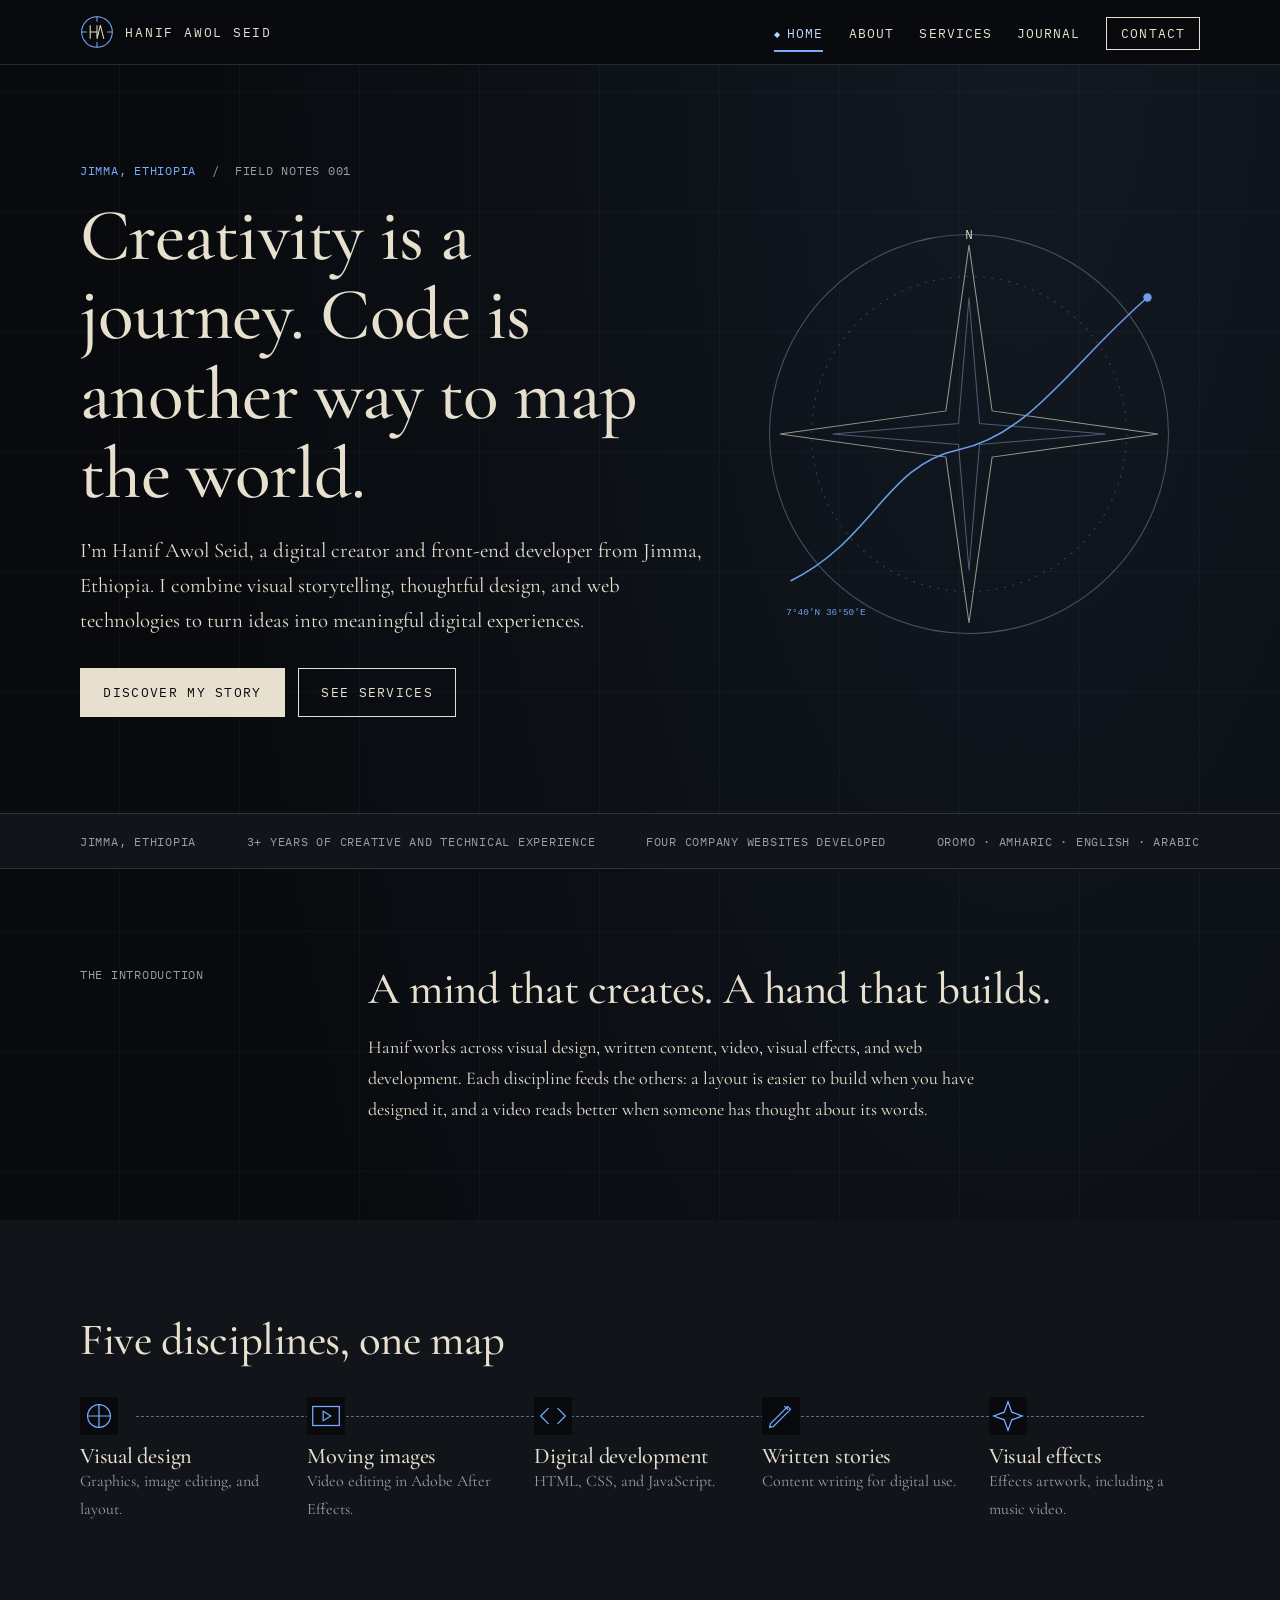
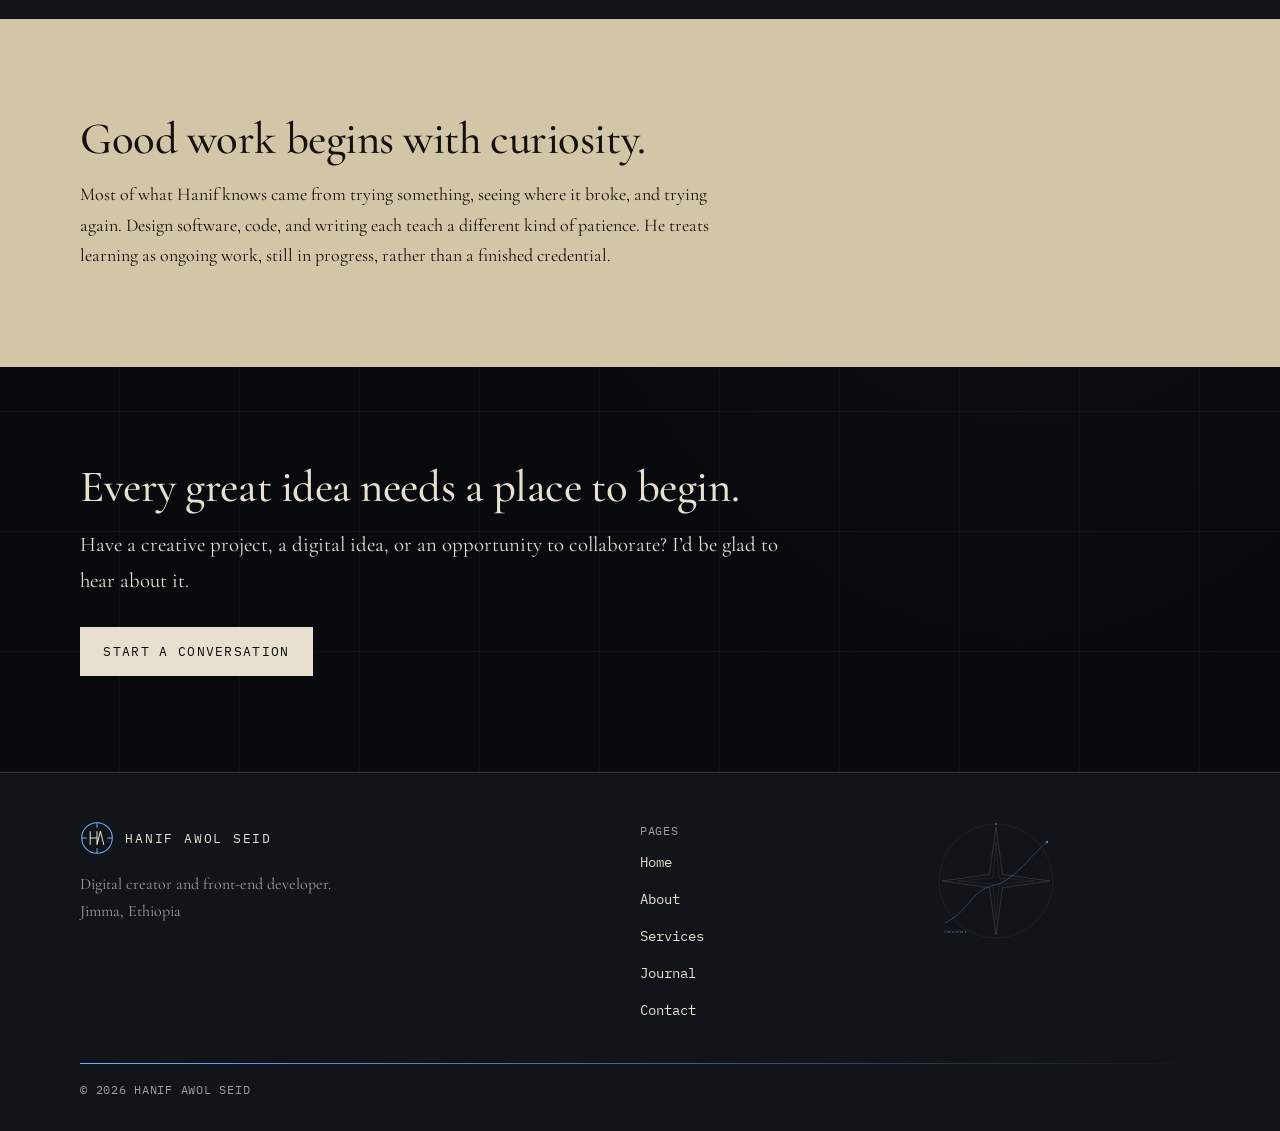
<file: index.html>
<!DOCTYPE html>
<html lang="en"><head><meta charset="utf-8"><meta name="viewport" content="width=device-width,initial-scale=1">
<title>Hanif Awol Seid | Digital Creator and Front-End Developer</title><meta name="description" content="Hanif Awol Seid is a digital creator and front-end developer from Jimma, Ethiopia."><meta name="theme-color" content="#080A0D">
<link rel="canonical" href="#canonical-url-placeholder"><meta property="og:title" content="Hanif Awol Seid | Digital Creator and Front-End Developer"><meta property="og:description" content="Hanif Awol Seid is a digital creator and front-end developer from Jimma, Ethiopia.">
<link rel="icon" href="data:image/svg+xml,%3Csvg xmlns='http://www.w3.org/2000/svg' viewBox='0 0 40 40'%3E%3Ccircle cx='20' cy='20' r='18' fill='%23080A0D' stroke='%2376ADFF'/%3E%3Cpath d='M12 12v16M12 20h8M20 12v16M28 28l-4-16-4 16' stroke='%23E8E0CF' fill='none'/%3E%3C/svg%3E">
<link rel="preconnect" href="https://fonts.googleapis.com"><link rel="preconnect" href="https://fonts.gstatic.com" crossorigin>
<link rel="stylesheet" href="https://fonts.googleapis.com/css2?family=Cormorant+Garamond:ital,wght@0,400;0,500;0,600;1,400&family=IBM+Plex+Mono&display=swap">
<link rel="stylesheet" href="css/style.css"><script src="js/main.js" defer></script></head><body>
<a class="skip" href="#main">Skip to content</a>
<header class="site"><div class="wrap bar"><a class="brand" href="index.html" aria-label="Hanif Awol Seid, home"><svg viewBox="0 0 40 40" fill="none" stroke="currentColor" stroke-width="1.2" aria-hidden="true"><circle cx="20" cy="20" r="18" stroke="#76ADFF"/><path d="M20 2v6M20 32v6M2 20h6M32 20h6" stroke="#76ADFF"/><path d="M12 12v16M12 20h8M20 12v16M28 28l-4-16-4 16" stroke="#E8E0CF"/></svg><span>HANIF AWOL SEID</span></a>
<button class="menu-btn" aria-expanded="false" aria-controls="nav">MENU</button>
<nav id="nav" aria-label="Main"><ul><li><a href="index.html" aria-current="page">HOME</a></li><li><a href="about.html">ABOUT</a></li><li><a href="services.html">SERVICES</a></li><li><a href="journal.html">JOURNAL</a></li><li><a href="contact.html" class="cta-nav">CONTACT</a></li></ul></nav></div></header>
<main id="main">
<section><div class="wrap hero"><div><p class="mono"><span class="coord">JIMMA, ETHIOPIA</span> &nbsp;/&nbsp; Field notes 001</p>
<h1 style="margin-top:1rem">Creativity is a journey. Code is another way to map the world.</h1>
<p class="lead" style="margin-top:1.2rem">I’m Hanif Awol Seid, a digital creator and front-end developer from Jimma, Ethiopia. I combine visual storytelling, thoughtful design, and web technologies to turn ideas into meaningful digital experiences.</p>
<div class="btns"><a class="btn solid" href="about.html">DISCOVER MY STORY</a><a class="btn" href="services.html">SEE SERVICES</a></div></div>
<div class="art draw"><svg class="" viewBox="0 0 400 400" fill="none" stroke="#B9D9FF" stroke-width="1" aria-hidden="true"><circle cx="200" cy="200" r="190" opacity=".35"/><circle cx="200" cy="200" r="150" opacity=".25" stroke-dasharray="2 6"/><g class="compass-spin"><path d="M200 20l22 158 158 22-158 22-22 158-22-158L20 200l158-22z" stroke="#E8E0CF" opacity=".7"/><path d="M200 70l10 120 120 10-120 10-10 120-10-120-120-10 120-10z" opacity=".4"/></g><path class="route" stroke="#76ADFF" stroke-width="1.5" d="M30 340C110 300 120 230 190 215S300 130 370 70"/><circle cx="370" cy="70" r="4" fill="#76ADFF" stroke="none"/><text x="200" y="14" fill="#E8E0CF" stroke="none" font-family="monospace" font-size="12" text-anchor="middle">N</text><text x="26" y="372" fill="#76ADFF" stroke="none" font-family="monospace" font-size="9">7°40′N 36°50′E</text></svg></div></div></section>
<div class="strip"><div class="wrap"><ul class="mono"><li>Jimma, Ethiopia</li><li>3+ years of creative and technical experience</li><li>Four company websites developed</li><li>Oromo · Amharic · English · Arabic</li></ul></div></div>
<section><div class="wrap split"><p class="mono">The introduction</p><div><h2>A mind that creates. A hand that builds.</h2><p style="margin-top:1.2rem;max-width:36em">Hanif works across visual design, written content, video, visual effects, and web development. Each discipline feeds the others: a layout is easier to build when you have designed it, and a video reads better when someone has thought about its words.</p></div></div></section>
<section style="background:var(--char)"><div class="wrap"><h2>Five disciplines, one map</h2>
<div class="map"><div><svg viewBox="0 0 40 40" fill="none" stroke="currentColor" stroke-width="1.3" stroke-linecap="round" aria-hidden="true"><circle cx="20" cy="20" r="12"/><path d="M20 8v24M8 20h24"/></svg><h3>Visual design</h3><p>Graphics, image editing, and layout.</p></div><div><svg viewBox="0 0 40 40" fill="none" stroke="currentColor" stroke-width="1.3" stroke-linecap="round" aria-hidden="true"><rect x="6" y="10" width="28" height="20"/><path d="M17 15l8 5-8 5z"/></svg><h3>Moving images</h3><p>Video editing in Adobe After Effects.</p></div><div><svg viewBox="0 0 40 40" fill="none" stroke="currentColor" stroke-width="1.3" stroke-linecap="round" aria-hidden="true"><path d="M15 12L7 20l8 8M25 12l8 8-8 8"/></svg><h3>Digital development</h3><p>HTML, CSS, and JavaScript.</p></div><div><svg viewBox="0 0 40 40" fill="none" stroke="currentColor" stroke-width="1.3" stroke-linecap="round" aria-hidden="true"><path d="M8 32l4-1 18-18-3-3L9 28zM24 10l3 3"/></svg><h3>Written stories</h3><p>Content writing for digital use.</p></div><div><svg viewBox="0 0 40 40" fill="none" stroke="currentColor" stroke-width="1.3" stroke-linecap="round" aria-hidden="true"><path d="M20 5l4 11 11 4-11 4-4 11-4-11-11-4 11-4z"/></svg><h3>Visual effects</h3><p>Effects artwork, including a music video.</p></div></div></div></section>
<section class="parch"><div class="wrap"><h2>Good work begins with curiosity.</h2><p style="max-width:36em;margin-top:1rem">Most of what Hanif knows came from trying something, seeing where it broke, and trying again. Design software, code, and writing each teach a different kind of patience. He treats learning as ongoing work, still in progress, rather than a finished credential.</p></div></section>
<section><div class="wrap"><h2>Every great idea needs a place to begin.</h2><p class="lead" style="margin-top:1rem">Have a creative project, a digital idea, or an opportunity to collaborate? I’d be glad to hear about it.</p><div class="btns"><a class="btn solid" href="contact.html">START A CONVERSATION</a></div></div></section></main>
<footer class="site"><div class="wrap"><div class="cols"><div><a class="brand" href="index.html"><svg viewBox="0 0 40 40" fill="none" stroke="currentColor" stroke-width="1.2" aria-hidden="true"><circle cx="20" cy="20" r="18" stroke="#76ADFF"/><path d="M20 2v6M20 32v6M2 20h6M32 20h6" stroke="#76ADFF"/><path d="M12 12v16M12 20h8M20 12v16M28 28l-4-16-4 16" stroke="#E8E0CF"/></svg><span>HANIF AWOL SEID</span></a><p class="muted" style="margin-top:1rem;font-size:1rem">Digital creator and front-end developer.<br>Jimma, Ethiopia</p></div><div><p class="mono">Pages</p><ul><li><a href="index.html">Home</a></li><li><a href="about.html">About</a></li><li><a href="services.html">Services</a></li><li><a href="journal.html">Journal</a></li><li><a href="contact.html">Contact</a></li></ul></div><div style="max-width:120px;opacity:.7"><svg class="" viewBox="0 0 400 400" fill="none" stroke="#B9D9FF" stroke-width="1" aria-hidden="true"><circle cx="200" cy="200" r="190" opacity=".35"/><circle cx="200" cy="200" r="150" opacity=".25" stroke-dasharray="2 6"/><g class="compass-spin"><path d="M200 20l22 158 158 22-158 22-22 158-22-158L20 200l158-22z" stroke="#E8E0CF" opacity=".7"/><path d="M200 70l10 120 120 10-120 10-10 120-10-120-120-10 120-10z" opacity=".4"/></g><path class="route" stroke="#76ADFF" stroke-width="1.5" d="M30 340C110 300 120 230 190 215S300 130 370 70"/><circle cx="370" cy="70" r="4" fill="#76ADFF" stroke="none"/><text x="200" y="14" fill="#E8E0CF" stroke="none" font-family="monospace" font-size="12" text-anchor="middle">N</text><text x="26" y="372" fill="#76ADFF" stroke="none" font-family="monospace" font-size="9">7°40′N 36°50′E</text></svg></div></div><div class="rule"></div><p class="mono">© <span data-year>2026</span> Hanif Awol Seid</p></div></footer></body></html>
</file>
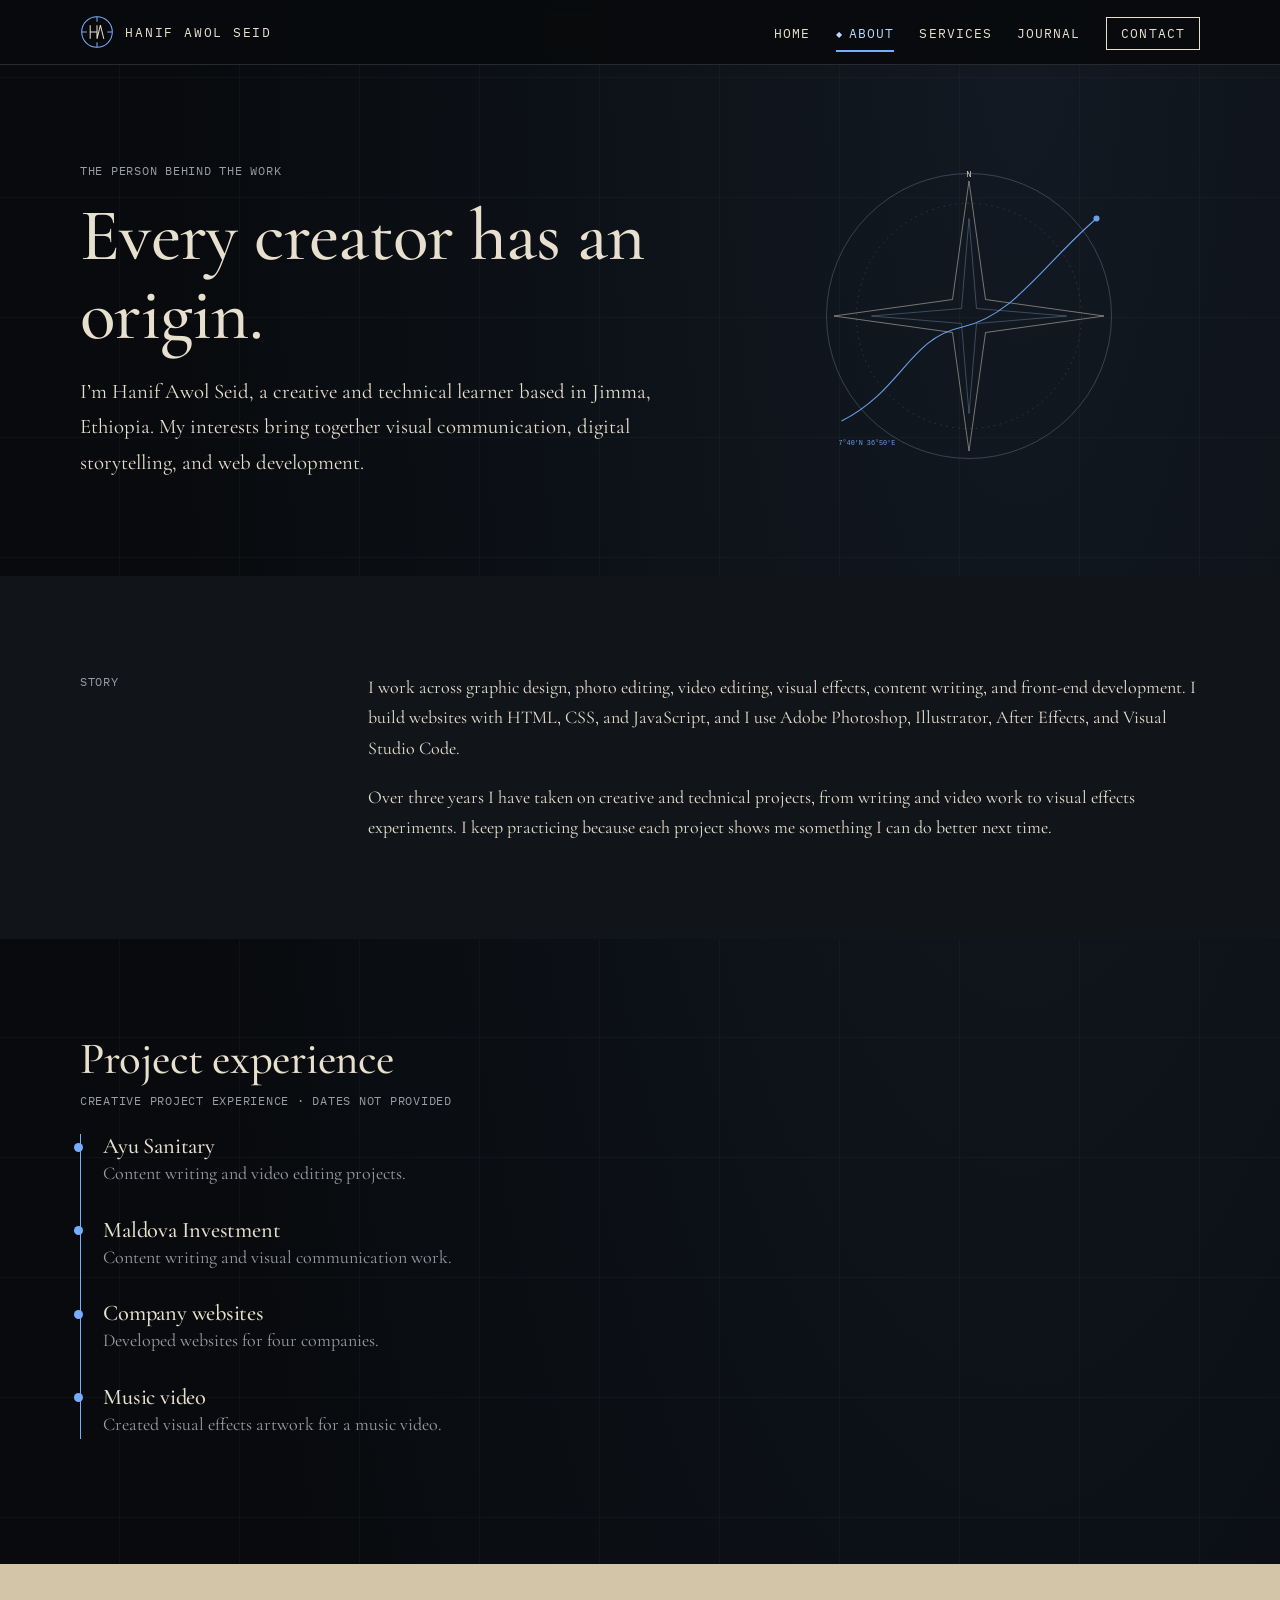
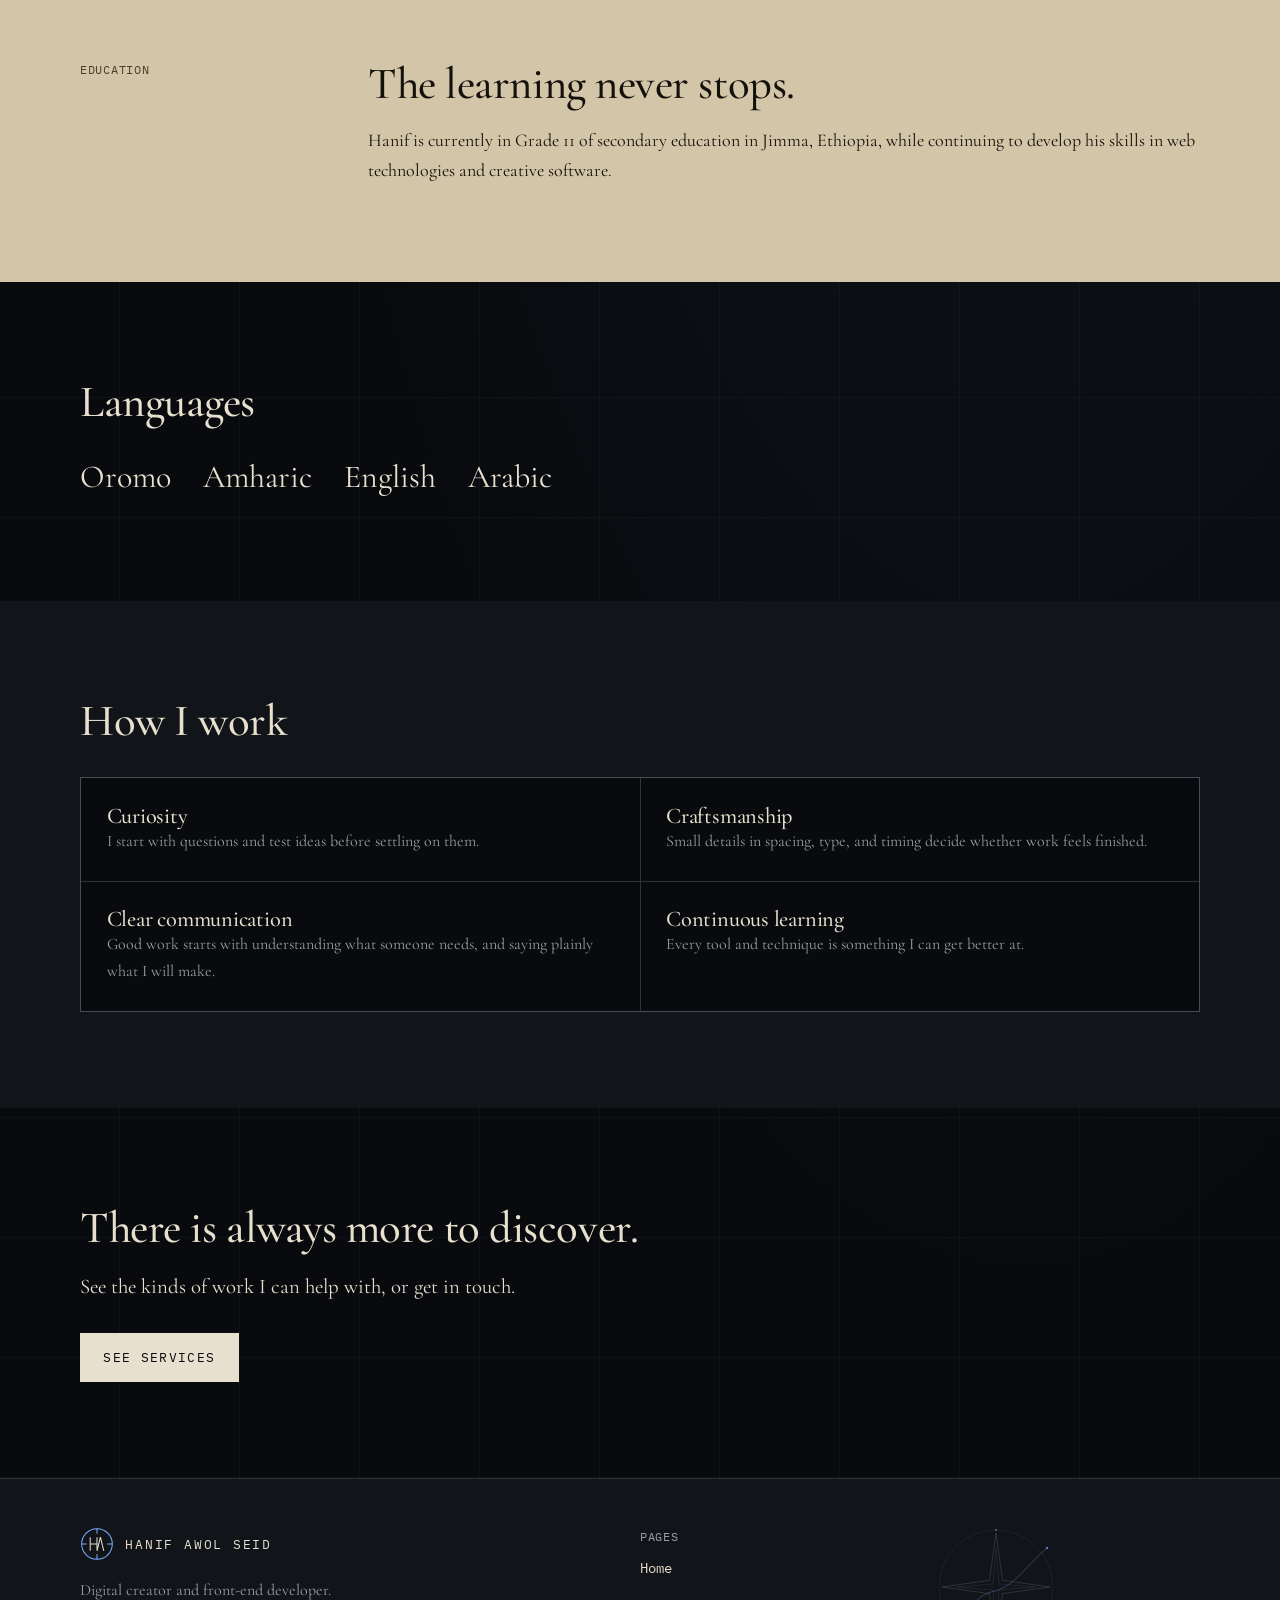
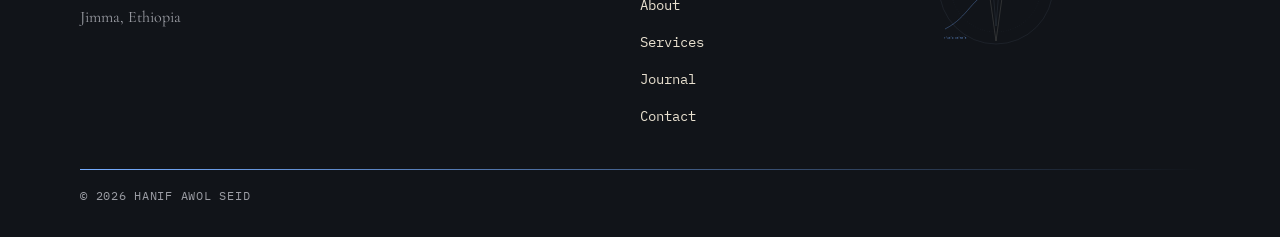
<file: about.html>
<!DOCTYPE html>
<html lang="en"><head><meta charset="utf-8"><meta name="viewport" content="width=device-width,initial-scale=1">
<title>About | Hanif Awol Seid</title><meta name="description" content="Background, experience, education, and working principles of Hanif Awol Seid, a creative and technical learner in Jimma, Ethiopia."><meta name="theme-color" content="#080A0D">
<link rel="canonical" href="#canonical-url-placeholder"><meta property="og:title" content="About | Hanif Awol Seid"><meta property="og:description" content="Background, experience, education, and working principles of Hanif Awol Seid, a creative and technical learner in Jimma, Ethiopia.">
<link rel="icon" href="data:image/svg+xml,%3Csvg xmlns='http://www.w3.org/2000/svg' viewBox='0 0 40 40'%3E%3Ccircle cx='20' cy='20' r='18' fill='%23080A0D' stroke='%2376ADFF'/%3E%3Cpath d='M12 12v16M12 20h8M20 12v16M28 28l-4-16-4 16' stroke='%23E8E0CF' fill='none'/%3E%3C/svg%3E">
<link rel="preconnect" href="https://fonts.googleapis.com"><link rel="preconnect" href="https://fonts.gstatic.com" crossorigin>
<link rel="stylesheet" href="https://fonts.googleapis.com/css2?family=Cormorant+Garamond:ital,wght@0,400;0,500;0,600;1,400&family=IBM+Plex+Mono&display=swap">
<link rel="stylesheet" href="css/style.css"><script src="js/main.js" defer></script></head><body>
<a class="skip" href="#main">Skip to content</a>
<header class="site"><div class="wrap bar"><a class="brand" href="index.html" aria-label="Hanif Awol Seid, home"><svg viewBox="0 0 40 40" fill="none" stroke="currentColor" stroke-width="1.2" aria-hidden="true"><circle cx="20" cy="20" r="18" stroke="#76ADFF"/><path d="M20 2v6M20 32v6M2 20h6M32 20h6" stroke="#76ADFF"/><path d="M12 12v16M12 20h8M20 12v16M28 28l-4-16-4 16" stroke="#E8E0CF"/></svg><span>HANIF AWOL SEID</span></a>
<button class="menu-btn" aria-expanded="false" aria-controls="nav">MENU</button>
<nav id="nav" aria-label="Main"><ul><li><a href="index.html">HOME</a></li><li><a href="about.html" aria-current="page">ABOUT</a></li><li><a href="services.html">SERVICES</a></li><li><a href="journal.html">JOURNAL</a></li><li><a href="contact.html" class="cta-nav">CONTACT</a></li></ul></nav></div></header>
<main id="main">
<section><div class="wrap hero"><div><p class="mono">The person behind the work</p><h1 style="margin-top:1rem">Every creator has an origin.</h1><p class="lead" style="margin-top:1.2rem">I’m Hanif Awol Seid, a creative and technical learner based in Jimma, Ethiopia. My interests bring together visual communication, digital storytelling, and web development.</p></div><div class="art" style="max-width:300px"><svg class="" viewBox="0 0 400 400" fill="none" stroke="#B9D9FF" stroke-width="1" aria-hidden="true"><circle cx="200" cy="200" r="190" opacity=".35"/><circle cx="200" cy="200" r="150" opacity=".25" stroke-dasharray="2 6"/><g class="compass-spin"><path d="M200 20l22 158 158 22-158 22-22 158-22-158L20 200l158-22z" stroke="#E8E0CF" opacity=".7"/><path d="M200 70l10 120 120 10-120 10-10 120-10-120-120-10 120-10z" opacity=".4"/></g><path class="route" stroke="#76ADFF" stroke-width="1.5" d="M30 340C110 300 120 230 190 215S300 130 370 70"/><circle cx="370" cy="70" r="4" fill="#76ADFF" stroke="none"/><text x="200" y="14" fill="#E8E0CF" stroke="none" font-family="monospace" font-size="12" text-anchor="middle">N</text><text x="26" y="372" fill="#76ADFF" stroke="none" font-family="monospace" font-size="9">7°40′N 36°50′E</text></svg></div></div></section>
<section style="background:var(--char)"><div class="wrap split"><p class="mono">Story</p><div><p>I work across graphic design, photo editing, video editing, visual effects, content writing, and front-end development. I build websites with HTML, CSS, and JavaScript, and I use Adobe Photoshop, Illustrator, After Effects, and Visual Studio Code.</p><p>Over three years I have taken on creative and technical projects, from writing and video work to visual effects experiments. I keep practicing because each project shows me something I can do better next time.</p></div></div></section>
<section><div class="wrap"><h2>Project experience</h2><p class="mono" style="margin-top:.5rem">Creative project experience · dates not provided</p>
<ol class="timeline"><li><h3>Ayu Sanitary</h3><p class="muted">Content writing and video editing projects.</p></li><li><h3>Maldova Investment</h3><p class="muted">Content writing and visual communication work.</p></li><li><h3>Company websites</h3><p class="muted">Developed websites for four companies.</p></li><li><h3>Music video</h3><p class="muted">Created visual effects artwork for a music video.</p></li></ol></div></section>
<section class="parch"><div class="wrap split"><p class="mono">Education</p><div><h2>The learning never stops.</h2><p style="margin-top:1rem">Hanif is currently in Grade 11 of secondary education in Jimma, Ethiopia, while continuing to develop his skills in web technologies and creative software.</p></div></div></section>
<section><div class="wrap"><h2>Languages</h2><ul class="langs" style="margin-top:1.5rem"><li>Oromo</li><li>Amharic</li><li>English</li><li>Arabic</li></ul></div></section>
<section style="background:var(--char)"><div class="wrap"><h2>How I work</h2><div class="grid"><div class="cell"><h3>Curiosity</h3><p>I start with questions and test ideas before settling on them.</p></div><div class="cell"><h3>Craftsmanship</h3><p>Small details in spacing, type, and timing decide whether work feels finished.</p></div><div class="cell"><h3>Clear communication</h3><p>Good work starts with understanding what someone needs, and saying plainly what I will make.</p></div><div class="cell"><h3>Continuous learning</h3><p>Every tool and technique is something I can get better at.</p></div></div></div></section>
<section><div class="wrap"><h2>There is always more to discover.</h2><p class="lead" style="margin-top:1rem">See the kinds of work I can help with, or get in touch.</p><div class="btns"><a class="btn solid" href="services.html">SEE SERVICES</a></div></div></section></main>
<footer class="site"><div class="wrap"><div class="cols"><div><a class="brand" href="index.html"><svg viewBox="0 0 40 40" fill="none" stroke="currentColor" stroke-width="1.2" aria-hidden="true"><circle cx="20" cy="20" r="18" stroke="#76ADFF"/><path d="M20 2v6M20 32v6M2 20h6M32 20h6" stroke="#76ADFF"/><path d="M12 12v16M12 20h8M20 12v16M28 28l-4-16-4 16" stroke="#E8E0CF"/></svg><span>HANIF AWOL SEID</span></a><p class="muted" style="margin-top:1rem;font-size:1rem">Digital creator and front-end developer.<br>Jimma, Ethiopia</p></div><div><p class="mono">Pages</p><ul><li><a href="index.html">Home</a></li><li><a href="about.html">About</a></li><li><a href="services.html">Services</a></li><li><a href="journal.html">Journal</a></li><li><a href="contact.html">Contact</a></li></ul></div><div style="max-width:120px;opacity:.7"><svg class="" viewBox="0 0 400 400" fill="none" stroke="#B9D9FF" stroke-width="1" aria-hidden="true"><circle cx="200" cy="200" r="190" opacity=".35"/><circle cx="200" cy="200" r="150" opacity=".25" stroke-dasharray="2 6"/><g class="compass-spin"><path d="M200 20l22 158 158 22-158 22-22 158-22-158L20 200l158-22z" stroke="#E8E0CF" opacity=".7"/><path d="M200 70l10 120 120 10-120 10-10 120-10-120-120-10 120-10z" opacity=".4"/></g><path class="route" stroke="#76ADFF" stroke-width="1.5" d="M30 340C110 300 120 230 190 215S300 130 370 70"/><circle cx="370" cy="70" r="4" fill="#76ADFF" stroke="none"/><text x="200" y="14" fill="#E8E0CF" stroke="none" font-family="monospace" font-size="12" text-anchor="middle">N</text><text x="26" y="372" fill="#76ADFF" stroke="none" font-family="monospace" font-size="9">7°40′N 36°50′E</text></svg></div></div><div class="rule"></div><p class="mono">© <span data-year>2026</span> Hanif Awol Seid</p></div></footer></body></html>
</file>
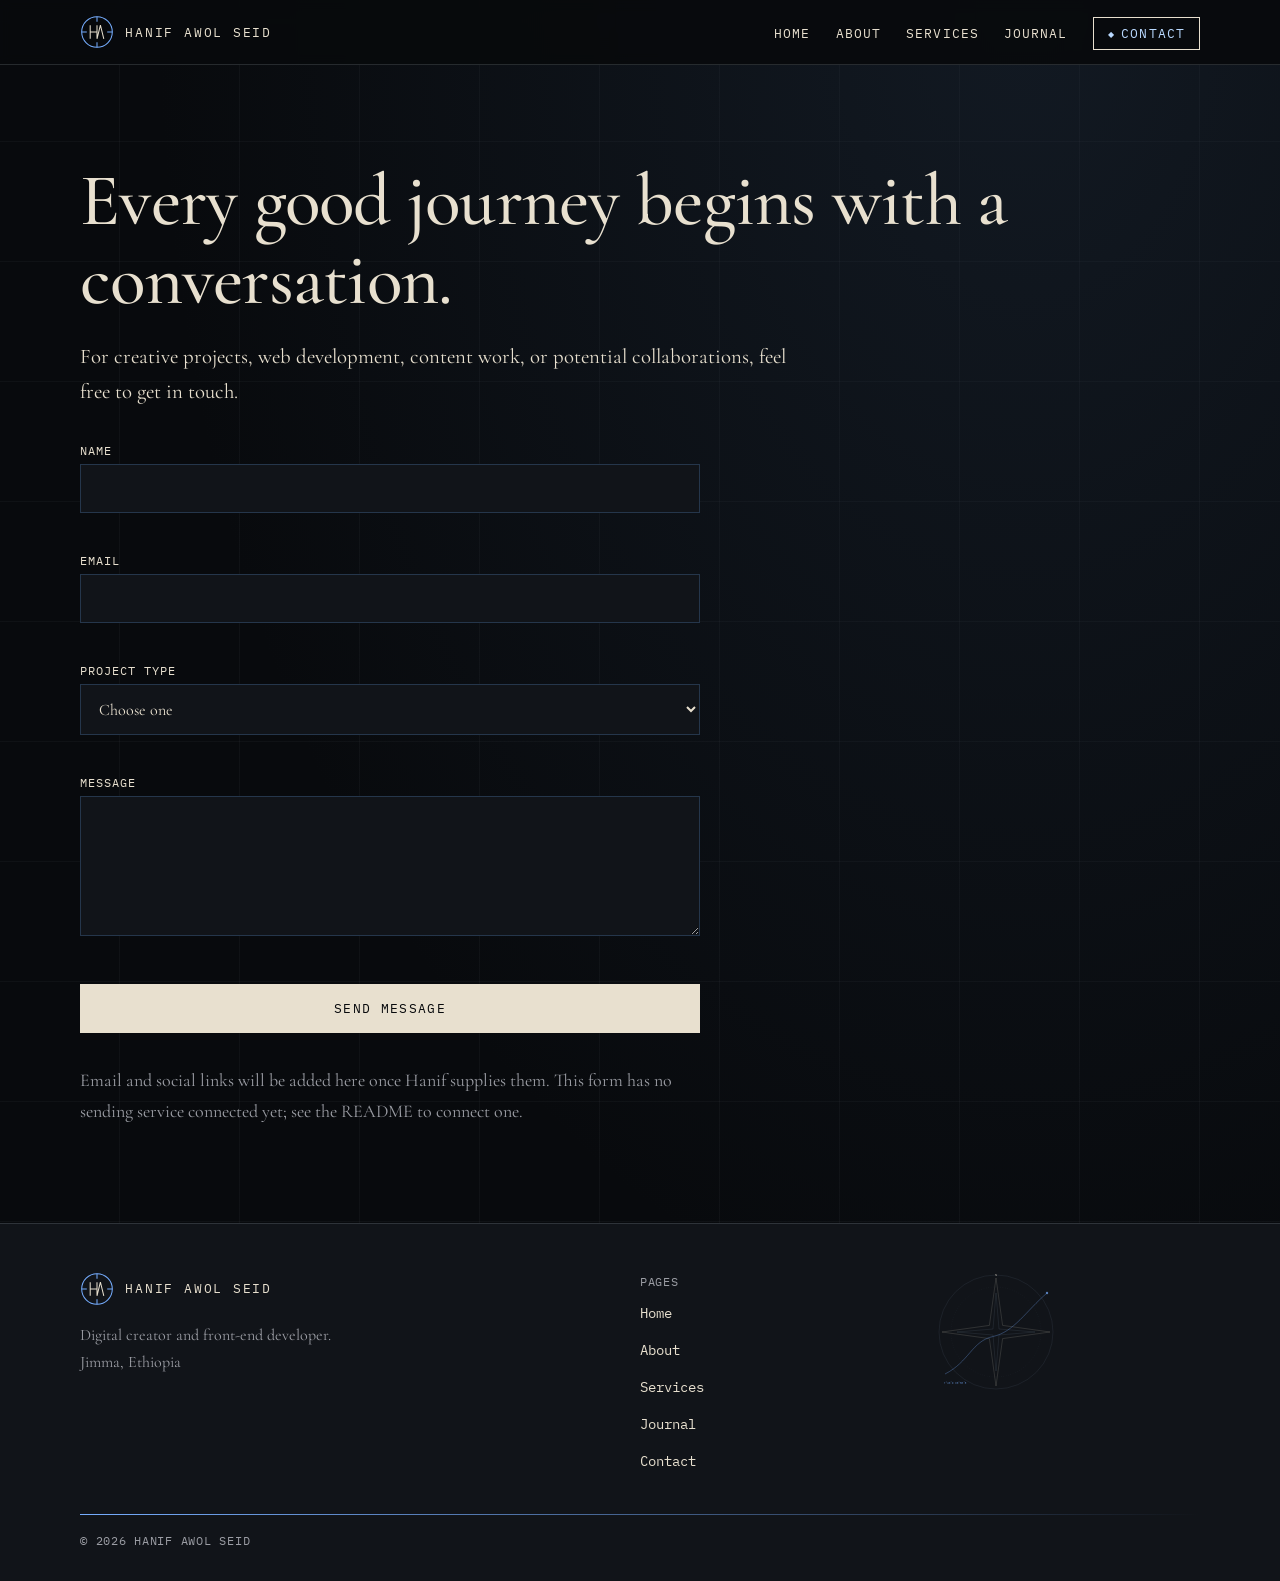
<file: contact.html>
<!DOCTYPE html>
<html lang="en"><head><meta charset="utf-8"><meta name="viewport" content="width=device-width,initial-scale=1">
<title>Contact | Hanif Awol Seid</title><meta name="description" content="Contact Hanif Awol Seid about creative projects, web development, content work, or collaboration."><meta name="theme-color" content="#080A0D">
<link rel="canonical" href="#canonical-url-placeholder"><meta property="og:title" content="Contact | Hanif Awol Seid"><meta property="og:description" content="Contact Hanif Awol Seid about creative projects, web development, content work, or collaboration.">
<link rel="icon" href="data:image/svg+xml,%3Csvg xmlns='http://www.w3.org/2000/svg' viewBox='0 0 40 40'%3E%3Ccircle cx='20' cy='20' r='18' fill='%23080A0D' stroke='%2376ADFF'/%3E%3Cpath d='M12 12v16M12 20h8M20 12v16M28 28l-4-16-4 16' stroke='%23E8E0CF' fill='none'/%3E%3C/svg%3E">
<link rel="preconnect" href="https://fonts.googleapis.com"><link rel="preconnect" href="https://fonts.gstatic.com" crossorigin>
<link rel="stylesheet" href="https://fonts.googleapis.com/css2?family=Cormorant+Garamond:ital,wght@0,400;0,500;0,600;1,400&family=IBM+Plex+Mono&display=swap">
<link rel="stylesheet" href="css/style.css"><script src="js/main.js" defer></script></head><body>
<a class="skip" href="#main">Skip to content</a>
<header class="site"><div class="wrap bar"><a class="brand" href="index.html" aria-label="Hanif Awol Seid, home"><svg viewBox="0 0 40 40" fill="none" stroke="currentColor" stroke-width="1.2" aria-hidden="true"><circle cx="20" cy="20" r="18" stroke="#76ADFF"/><path d="M20 2v6M20 32v6M2 20h6M32 20h6" stroke="#76ADFF"/><path d="M12 12v16M12 20h8M20 12v16M28 28l-4-16-4 16" stroke="#E8E0CF"/></svg><span>HANIF AWOL SEID</span></a>
<button class="menu-btn" aria-expanded="false" aria-controls="nav">MENU</button>
<nav id="nav" aria-label="Main"><ul><li><a href="index.html">HOME</a></li><li><a href="about.html">ABOUT</a></li><li><a href="services.html">SERVICES</a></li><li><a href="journal.html">JOURNAL</a></li><li><a href="contact.html" aria-current="page" class="cta-nav">CONTACT</a></li></ul></nav></div></header>
<main id="main">
<section><div class="wrap"><h1>Every good journey begins with a conversation.</h1><p class="lead" style="margin-top:1.2rem">For creative projects, web development, content work, or potential collaborations, feel free to get in touch.</p>
<form id="contact-form" novalidate><div><label for="name">Name</label><input id="name" name="name" autocomplete="name" required><p class="err" id="name-err"></p></div>
<div><label for="email">Email</label><input id="email" name="email" type="email" autocomplete="email" required><p class="err" id="email-err"></p></div>
<div><label for="type">Project type</label><select id="type" name="type" required><option value="">Choose one</option><option>Web development</option><option>Graphic design</option><option>Photo editing</option><option>Video editing or VFX</option><option>Content writing</option><option>Other</option></select><p class="err" id="type-err"></p></div>
<div><label for="message">Message</label><textarea id="message" name="message" required></textarea><p class="err" id="message-err"></p></div>
<button class="btn solid" type="submit">SEND MESSAGE</button><p id="status" role="status" aria-live="polite"></p></form>
<p class="muted" style="margin-top:2rem;max-width:34em">Email and social links will be added here once Hanif supplies them. This form has no sending service connected yet; see the README to connect one.</p></div></section></main>
<footer class="site"><div class="wrap"><div class="cols"><div><a class="brand" href="index.html"><svg viewBox="0 0 40 40" fill="none" stroke="currentColor" stroke-width="1.2" aria-hidden="true"><circle cx="20" cy="20" r="18" stroke="#76ADFF"/><path d="M20 2v6M20 32v6M2 20h6M32 20h6" stroke="#76ADFF"/><path d="M12 12v16M12 20h8M20 12v16M28 28l-4-16-4 16" stroke="#E8E0CF"/></svg><span>HANIF AWOL SEID</span></a><p class="muted" style="margin-top:1rem;font-size:1rem">Digital creator and front-end developer.<br>Jimma, Ethiopia</p></div><div><p class="mono">Pages</p><ul><li><a href="index.html">Home</a></li><li><a href="about.html">About</a></li><li><a href="services.html">Services</a></li><li><a href="journal.html">Journal</a></li><li><a href="contact.html">Contact</a></li></ul></div><div style="max-width:120px;opacity:.7"><svg class="" viewBox="0 0 400 400" fill="none" stroke="#B9D9FF" stroke-width="1" aria-hidden="true"><circle cx="200" cy="200" r="190" opacity=".35"/><circle cx="200" cy="200" r="150" opacity=".25" stroke-dasharray="2 6"/><g class="compass-spin"><path d="M200 20l22 158 158 22-158 22-22 158-22-158L20 200l158-22z" stroke="#E8E0CF" opacity=".7"/><path d="M200 70l10 120 120 10-120 10-10 120-10-120-120-10 120-10z" opacity=".4"/></g><path class="route" stroke="#76ADFF" stroke-width="1.5" d="M30 340C110 300 120 230 190 215S300 130 370 70"/><circle cx="370" cy="70" r="4" fill="#76ADFF" stroke="none"/><text x="200" y="14" fill="#E8E0CF" stroke="none" font-family="monospace" font-size="12" text-anchor="middle">N</text><text x="26" y="372" fill="#76ADFF" stroke="none" font-family="monospace" font-size="9">7°40′N 36°50′E</text></svg></div></div><div class="rule"></div><p class="mono">© <span data-year>2026</span> Hanif Awol Seid</p></div></footer></body></html>
</file>
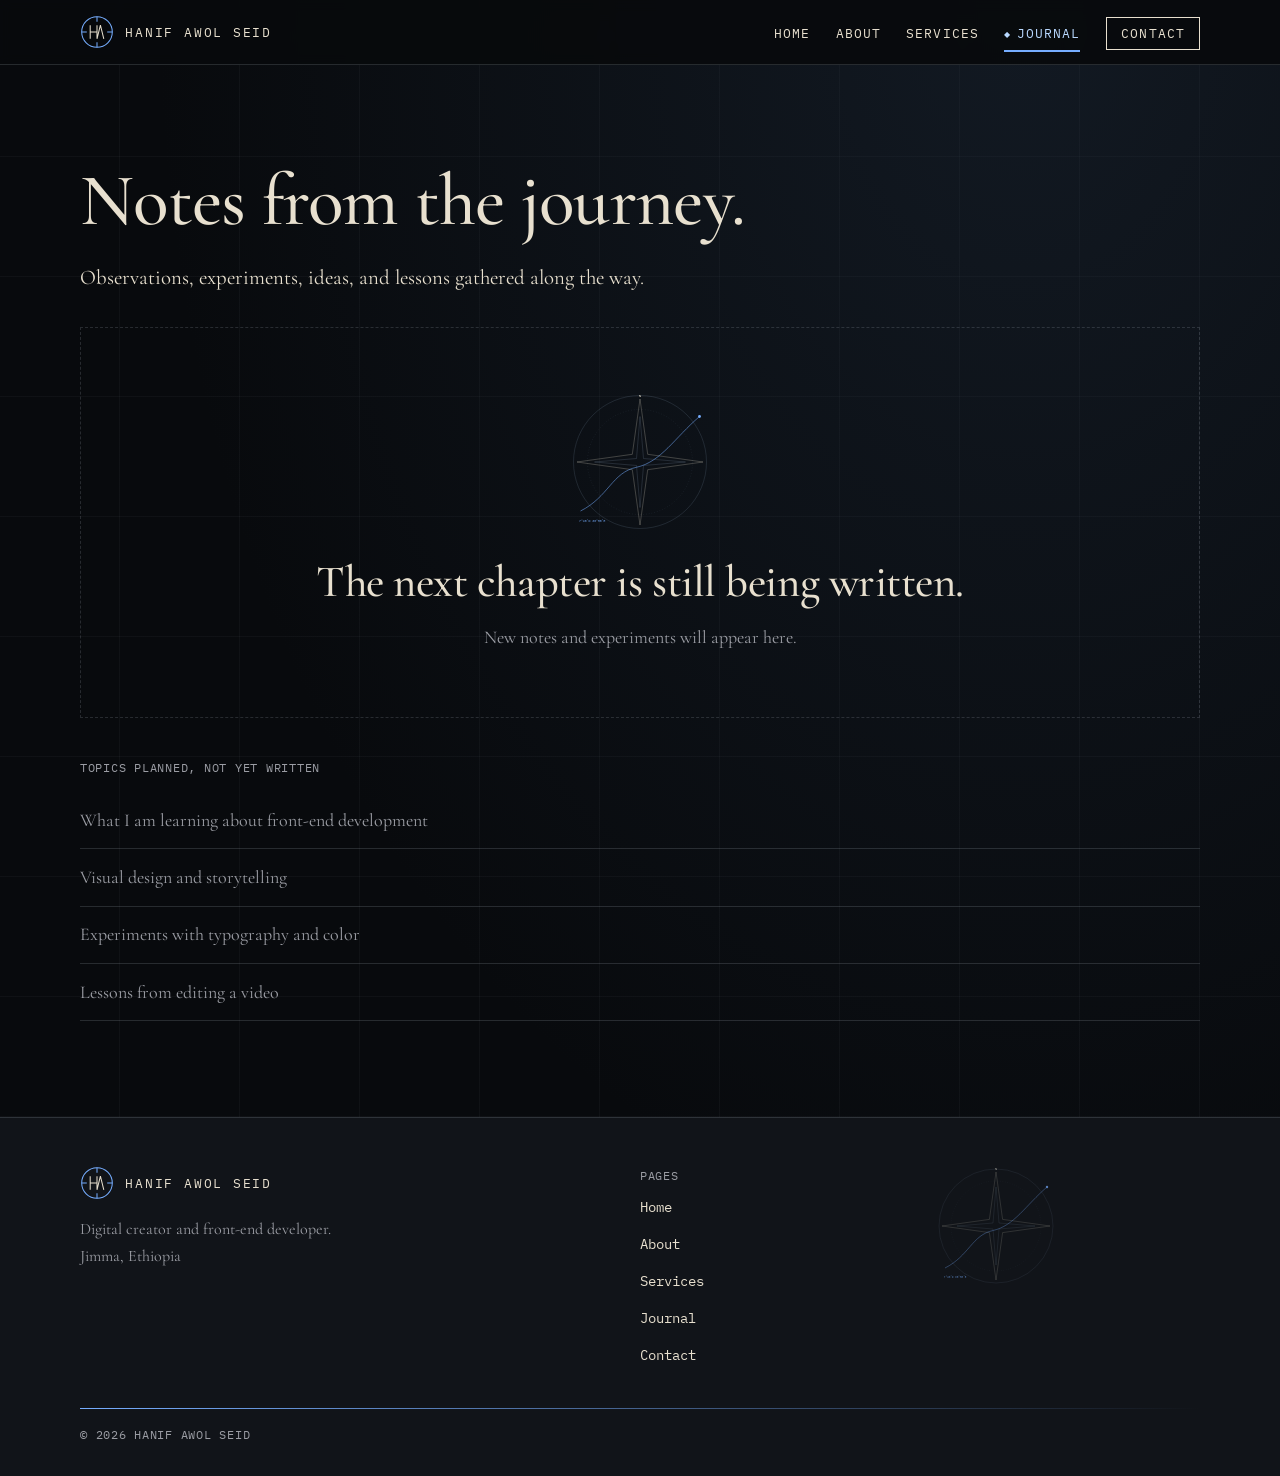
<file: journal.html>
<!DOCTYPE html>
<html lang="en"><head><meta charset="utf-8"><meta name="viewport" content="width=device-width,initial-scale=1">
<title>Journal | Hanif Awol Seid</title><meta name="description" content="Notes, experiments, and lessons from Hanif Awol Seid."><meta name="theme-color" content="#080A0D">
<link rel="canonical" href="#canonical-url-placeholder"><meta property="og:title" content="Journal | Hanif Awol Seid"><meta property="og:description" content="Notes, experiments, and lessons from Hanif Awol Seid.">
<link rel="icon" href="data:image/svg+xml,%3Csvg xmlns='http://www.w3.org/2000/svg' viewBox='0 0 40 40'%3E%3Ccircle cx='20' cy='20' r='18' fill='%23080A0D' stroke='%2376ADFF'/%3E%3Cpath d='M12 12v16M12 20h8M20 12v16M28 28l-4-16-4 16' stroke='%23E8E0CF' fill='none'/%3E%3C/svg%3E">
<link rel="preconnect" href="https://fonts.googleapis.com"><link rel="preconnect" href="https://fonts.gstatic.com" crossorigin>
<link rel="stylesheet" href="https://fonts.googleapis.com/css2?family=Cormorant+Garamond:ital,wght@0,400;0,500;0,600;1,400&family=IBM+Plex+Mono&display=swap">
<link rel="stylesheet" href="css/style.css"><script src="js/main.js" defer></script></head><body>
<a class="skip" href="#main">Skip to content</a>
<header class="site"><div class="wrap bar"><a class="brand" href="index.html" aria-label="Hanif Awol Seid, home"><svg viewBox="0 0 40 40" fill="none" stroke="currentColor" stroke-width="1.2" aria-hidden="true"><circle cx="20" cy="20" r="18" stroke="#76ADFF"/><path d="M20 2v6M20 32v6M2 20h6M32 20h6" stroke="#76ADFF"/><path d="M12 12v16M12 20h8M20 12v16M28 28l-4-16-4 16" stroke="#E8E0CF"/></svg><span>HANIF AWOL SEID</span></a>
<button class="menu-btn" aria-expanded="false" aria-controls="nav">MENU</button>
<nav id="nav" aria-label="Main"><ul><li><a href="index.html">HOME</a></li><li><a href="about.html">ABOUT</a></li><li><a href="services.html">SERVICES</a></li><li><a href="journal.html" aria-current="page">JOURNAL</a></li><li><a href="contact.html" class="cta-nav">CONTACT</a></li></ul></nav></div></header>
<main id="main">
<section><div class="wrap"><h1>Notes from the journey.</h1><p class="lead" style="margin-top:1.2rem">Observations, experiments, ideas, and lessons gathered along the way.</p>
<div class="empty"><div style="max-width:140px;margin:0 auto 1rem"><svg class="" viewBox="0 0 400 400" fill="none" stroke="#B9D9FF" stroke-width="1" aria-hidden="true"><circle cx="200" cy="200" r="190" opacity=".35"/><circle cx="200" cy="200" r="150" opacity=".25" stroke-dasharray="2 6"/><g class="compass-spin"><path d="M200 20l22 158 158 22-158 22-22 158-22-158L20 200l158-22z" stroke="#E8E0CF" opacity=".7"/><path d="M200 70l10 120 120 10-120 10-10 120-10-120-120-10 120-10z" opacity=".4"/></g><path class="route" stroke="#76ADFF" stroke-width="1.5" d="M30 340C110 300 120 230 190 215S300 130 370 70"/><circle cx="370" cy="70" r="4" fill="#76ADFF" stroke="none"/><text x="200" y="14" fill="#E8E0CF" stroke="none" font-family="monospace" font-size="12" text-anchor="middle">N</text><text x="26" y="372" fill="#76ADFF" stroke="none" font-family="monospace" font-size="9">7°40′N 36°50′E</text></svg></div><h2>The next chapter is still being written.</h2><p class="muted" style="margin-top:1rem">New notes and experiments will appear here.</p></div>
<p class="mono" style="margin-top:2.5rem">Topics planned, not yet written</p><ul class="topics"><li>What I am learning about front-end development</li><li>Visual design and storytelling</li><li>Experiments with typography and color</li><li>Lessons from editing a video</li></ul></div></section></main>
<footer class="site"><div class="wrap"><div class="cols"><div><a class="brand" href="index.html"><svg viewBox="0 0 40 40" fill="none" stroke="currentColor" stroke-width="1.2" aria-hidden="true"><circle cx="20" cy="20" r="18" stroke="#76ADFF"/><path d="M20 2v6M20 32v6M2 20h6M32 20h6" stroke="#76ADFF"/><path d="M12 12v16M12 20h8M20 12v16M28 28l-4-16-4 16" stroke="#E8E0CF"/></svg><span>HANIF AWOL SEID</span></a><p class="muted" style="margin-top:1rem;font-size:1rem">Digital creator and front-end developer.<br>Jimma, Ethiopia</p></div><div><p class="mono">Pages</p><ul><li><a href="index.html">Home</a></li><li><a href="about.html">About</a></li><li><a href="services.html">Services</a></li><li><a href="journal.html">Journal</a></li><li><a href="contact.html">Contact</a></li></ul></div><div style="max-width:120px;opacity:.7"><svg class="" viewBox="0 0 400 400" fill="none" stroke="#B9D9FF" stroke-width="1" aria-hidden="true"><circle cx="200" cy="200" r="190" opacity=".35"/><circle cx="200" cy="200" r="150" opacity=".25" stroke-dasharray="2 6"/><g class="compass-spin"><path d="M200 20l22 158 158 22-158 22-22 158-22-158L20 200l158-22z" stroke="#E8E0CF" opacity=".7"/><path d="M200 70l10 120 120 10-120 10-10 120-10-120-120-10 120-10z" opacity=".4"/></g><path class="route" stroke="#76ADFF" stroke-width="1.5" d="M30 340C110 300 120 230 190 215S300 130 370 70"/><circle cx="370" cy="70" r="4" fill="#76ADFF" stroke="none"/><text x="200" y="14" fill="#E8E0CF" stroke="none" font-family="monospace" font-size="12" text-anchor="middle">N</text><text x="26" y="372" fill="#76ADFF" stroke="none" font-family="monospace" font-size="9">7°40′N 36°50′E</text></svg></div></div><div class="rule"></div><p class="mono">© <span data-year>2026</span> Hanif Awol Seid</p></div></footer></body></html>
</file>
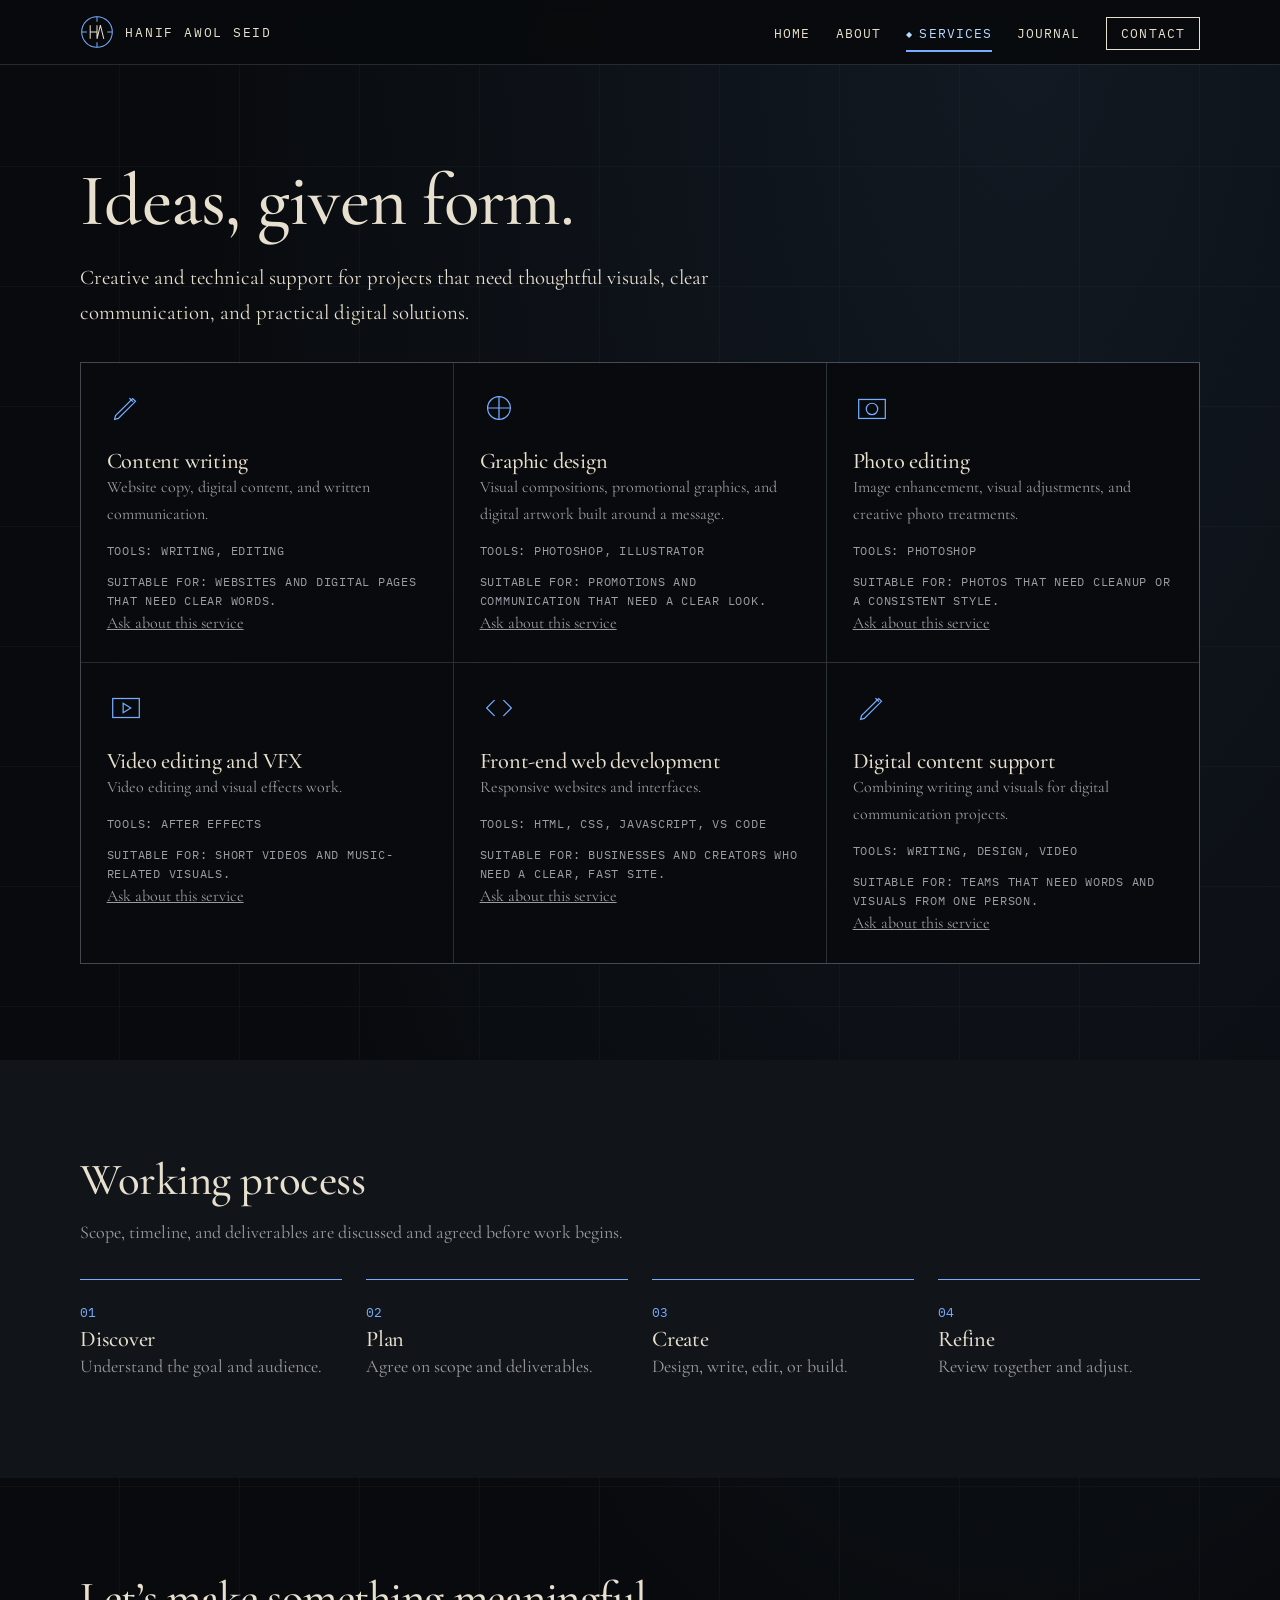
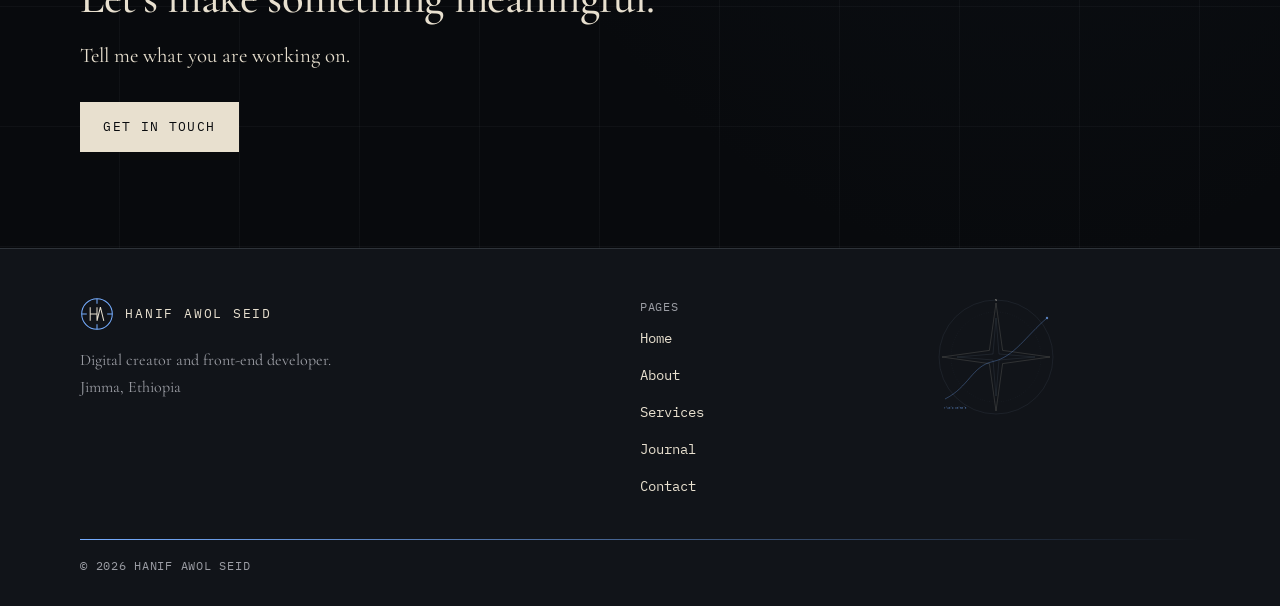
<file: services.html>
<!DOCTYPE html>
<html lang="en"><head><meta charset="utf-8"><meta name="viewport" content="width=device-width,initial-scale=1">
<title>Services | Hanif Awol Seid</title><meta name="description" content="Content writing, graphic design, photo editing, video editing, VFX, and front-end web development."><meta name="theme-color" content="#080A0D">
<link rel="canonical" href="#canonical-url-placeholder"><meta property="og:title" content="Services | Hanif Awol Seid"><meta property="og:description" content="Content writing, graphic design, photo editing, video editing, VFX, and front-end web development.">
<link rel="icon" href="data:image/svg+xml,%3Csvg xmlns='http://www.w3.org/2000/svg' viewBox='0 0 40 40'%3E%3Ccircle cx='20' cy='20' r='18' fill='%23080A0D' stroke='%2376ADFF'/%3E%3Cpath d='M12 12v16M12 20h8M20 12v16M28 28l-4-16-4 16' stroke='%23E8E0CF' fill='none'/%3E%3C/svg%3E">
<link rel="preconnect" href="https://fonts.googleapis.com"><link rel="preconnect" href="https://fonts.gstatic.com" crossorigin>
<link rel="stylesheet" href="https://fonts.googleapis.com/css2?family=Cormorant+Garamond:ital,wght@0,400;0,500;0,600;1,400&family=IBM+Plex+Mono&display=swap">
<link rel="stylesheet" href="css/style.css"><script src="js/main.js" defer></script></head><body>
<a class="skip" href="#main">Skip to content</a>
<header class="site"><div class="wrap bar"><a class="brand" href="index.html" aria-label="Hanif Awol Seid, home"><svg viewBox="0 0 40 40" fill="none" stroke="currentColor" stroke-width="1.2" aria-hidden="true"><circle cx="20" cy="20" r="18" stroke="#76ADFF"/><path d="M20 2v6M20 32v6M2 20h6M32 20h6" stroke="#76ADFF"/><path d="M12 12v16M12 20h8M20 12v16M28 28l-4-16-4 16" stroke="#E8E0CF"/></svg><span>HANIF AWOL SEID</span></a>
<button class="menu-btn" aria-expanded="false" aria-controls="nav">MENU</button>
<nav id="nav" aria-label="Main"><ul><li><a href="index.html">HOME</a></li><li><a href="about.html">ABOUT</a></li><li><a href="services.html" aria-current="page">SERVICES</a></li><li><a href="journal.html">JOURNAL</a></li><li><a href="contact.html" class="cta-nav">CONTACT</a></li></ul></nav></div></header>
<main id="main">
<section><div class="wrap"><h1>Ideas, given form.</h1><p class="lead" style="margin-top:1.2rem">Creative and technical support for projects that need thoughtful visuals, clear communication, and practical digital solutions.</p><div class="grid three"><article class="cell"><svg viewBox="0 0 40 40" fill="none" stroke="currentColor" stroke-width="1.3" stroke-linecap="round" aria-hidden="true"><path d="M8 32l4-1 18-18-3-3L9 28zM24 10l3 3"/></svg><h3>Content writing</h3><p>Website copy, digital content, and written communication.</p><span class="mono">Tools: Writing, editing</span><span class="mono">Suitable for: Websites and digital pages that need clear words.</span><p><a href="contact.html">Ask about this service</a></p></article><article class="cell"><svg viewBox="0 0 40 40" fill="none" stroke="currentColor" stroke-width="1.3" stroke-linecap="round" aria-hidden="true"><circle cx="20" cy="20" r="12"/><path d="M20 8v24M8 20h24"/></svg><h3>Graphic design</h3><p>Visual compositions, promotional graphics, and digital artwork built around a message.</p><span class="mono">Tools: Photoshop, Illustrator</span><span class="mono">Suitable for: Promotions and communication that need a clear look.</span><p><a href="contact.html">Ask about this service</a></p></article><article class="cell"><svg viewBox="0 0 40 40" fill="none" stroke="currentColor" stroke-width="1.3" stroke-linecap="round" aria-hidden="true"><rect x="6" y="11" width="28" height="20"/><circle cx="20" cy="21" r="6"/></svg><h3>Photo editing</h3><p>Image enhancement, visual adjustments, and creative photo treatments.</p><span class="mono">Tools: Photoshop</span><span class="mono">Suitable for: Photos that need cleanup or a consistent style.</span><p><a href="contact.html">Ask about this service</a></p></article><article class="cell"><svg viewBox="0 0 40 40" fill="none" stroke="currentColor" stroke-width="1.3" stroke-linecap="round" aria-hidden="true"><rect x="6" y="10" width="28" height="20"/><path d="M17 15l8 5-8 5z"/></svg><h3>Video editing and VFX</h3><p>Video editing and visual effects work.</p><span class="mono">Tools: After Effects</span><span class="mono">Suitable for: Short videos and music-related visuals.</span><p><a href="contact.html">Ask about this service</a></p></article><article class="cell"><svg viewBox="0 0 40 40" fill="none" stroke="currentColor" stroke-width="1.3" stroke-linecap="round" aria-hidden="true"><path d="M15 12L7 20l8 8M25 12l8 8-8 8"/></svg><h3>Front-end web development</h3><p>Responsive websites and interfaces.</p><span class="mono">Tools: HTML, CSS, JavaScript, VS Code</span><span class="mono">Suitable for: Businesses and creators who need a clear, fast site.</span><p><a href="contact.html">Ask about this service</a></p></article><article class="cell"><svg viewBox="0 0 40 40" fill="none" stroke="currentColor" stroke-width="1.3" stroke-linecap="round" aria-hidden="true"><path d="M8 32l4-1 18-18-3-3L9 28zM24 10l3 3"/></svg><h3>Digital content support</h3><p>Combining writing and visuals for digital communication projects.</p><span class="mono">Tools: Writing, design, video</span><span class="mono">Suitable for: Teams that need words and visuals from one person.</span><p><a href="contact.html">Ask about this service</a></p></article></div></div></section>
<section style="background:var(--char)"><div class="wrap"><h2>Working process</h2><p class="muted" style="margin-top:.8rem;max-width:36em">Scope, timeline, and deliverables are discussed and agreed before work begins.</p><ol class="steps"><li><h3>Discover</h3><p class="muted">Understand the goal and audience.</p></li><li><h3>Plan</h3><p class="muted">Agree on scope and deliverables.</p></li><li><h3>Create</h3><p class="muted">Design, write, edit, or build.</p></li><li><h3>Refine</h3><p class="muted">Review together and adjust.</p></li></ol></div></section>
<section><div class="wrap"><h2>Let’s make something meaningful.</h2><p class="lead" style="margin-top:1rem">Tell me what you are working on.</p><div class="btns"><a class="btn solid" href="contact.html">GET IN TOUCH</a></div></div></section></main>
<footer class="site"><div class="wrap"><div class="cols"><div><a class="brand" href="index.html"><svg viewBox="0 0 40 40" fill="none" stroke="currentColor" stroke-width="1.2" aria-hidden="true"><circle cx="20" cy="20" r="18" stroke="#76ADFF"/><path d="M20 2v6M20 32v6M2 20h6M32 20h6" stroke="#76ADFF"/><path d="M12 12v16M12 20h8M20 12v16M28 28l-4-16-4 16" stroke="#E8E0CF"/></svg><span>HANIF AWOL SEID</span></a><p class="muted" style="margin-top:1rem;font-size:1rem">Digital creator and front-end developer.<br>Jimma, Ethiopia</p></div><div><p class="mono">Pages</p><ul><li><a href="index.html">Home</a></li><li><a href="about.html">About</a></li><li><a href="services.html">Services</a></li><li><a href="journal.html">Journal</a></li><li><a href="contact.html">Contact</a></li></ul></div><div style="max-width:120px;opacity:.7"><svg class="" viewBox="0 0 400 400" fill="none" stroke="#B9D9FF" stroke-width="1" aria-hidden="true"><circle cx="200" cy="200" r="190" opacity=".35"/><circle cx="200" cy="200" r="150" opacity=".25" stroke-dasharray="2 6"/><g class="compass-spin"><path d="M200 20l22 158 158 22-158 22-22 158-22-158L20 200l158-22z" stroke="#E8E0CF" opacity=".7"/><path d="M200 70l10 120 120 10-120 10-10 120-10-120-120-10 120-10z" opacity=".4"/></g><path class="route" stroke="#76ADFF" stroke-width="1.5" d="M30 340C110 300 120 230 190 215S300 130 370 70"/><circle cx="370" cy="70" r="4" fill="#76ADFF" stroke="none"/><text x="200" y="14" fill="#E8E0CF" stroke="none" font-family="monospace" font-size="12" text-anchor="middle">N</text><text x="26" y="372" fill="#76ADFF" stroke="none" font-family="monospace" font-size="9">7°40′N 36°50′E</text></svg></div></div><div class="rule"></div><p class="mono">© <span data-year>2026</span> Hanif Awol Seid</p></div></footer></body></html>
</file>
<file: css/style.css>
:root{--bg:#080A0D;--char:#111419;--navy:#101A2A;--slate:#25364B;--blue:#76ADFF;--ice:#B9D9FF;--ivory:#E8E0CF;--parch:#D3C5A8;--sepia:#89785E;--gray:#9B9DA4;--line:rgba(216,226,240,.15);--serif:"Cormorant Garamond","EB Garamond",Georgia,serif;--mono:"IBM Plex Mono",ui-monospace,Menlo,monospace;--wrap:min(1120px,100% - 2.5rem)}
*{box-sizing:border-box;margin:0}html{scroll-behavior:smooth}
body{background:var(--bg);color:var(--ivory);font:1.125rem/1.7 var(--serif);overflow-x:hidden;background-image:radial-gradient(ellipse at 80% 0,rgba(37,54,75,.35),transparent 60%),repeating-linear-gradient(0deg,transparent 0 119px,rgba(216,226,240,.035) 119px 120px),repeating-linear-gradient(90deg,transparent 0 119px,rgba(216,226,240,.035) 119px 120px)}
a{color:inherit}a:hover{color:var(--ice)}
:focus-visible{outline:2px solid var(--blue);outline-offset:3px}
.skip{position:absolute;left:-999px}.skip:focus{left:1rem;top:1rem;background:var(--ivory);color:var(--bg);padding:.5rem 1rem;z-index:99}
.wrap{width:var(--wrap);margin-inline:auto}
h1,h2,h3{font-weight:500;line-height:1.08;letter-spacing:-.01em}
h1{font-size:clamp(2.2rem,7vw,4.6rem)}h2{font-size:clamp(1.7rem,4.5vw,2.8rem)}h3{font-size:1.4rem}
.mono{font:.78rem/1.5 var(--mono);color:var(--gray);letter-spacing:.06em;text-transform:uppercase}
.coord{color:var(--blue)}
p+p{margin-top:1em}.lead{font-size:1.3rem;max-width:34em;color:var(--ivory)}.muted{color:var(--gray)}
/* header */
header.site{position:sticky;top:0;z-index:20;background:rgba(8,10,13,.92);backdrop-filter:blur(6px);border-bottom:1px solid var(--line)}
.bar{display:flex;align-items:center;justify-content:space-between;gap:1rem;min-height:64px}
.brand{display:flex;align-items:center;gap:.7rem;text-decoration:none;font:.8rem var(--mono);letter-spacing:.14em}
.brand svg{width:34px;height:34px}
nav ul{list-style:none;padding:0;display:flex;gap:1.6rem;align-items:center}
nav a{text-decoration:none;font:.8rem var(--mono);letter-spacing:.08em;padding:.5rem 0;border-bottom:1px solid transparent}
nav a:hover{border-color:var(--blue)}
nav a[aria-current=page]{border-bottom:2px solid var(--blue);color:var(--ice)}
nav a[aria-current=page]::before{content:"◆ ";font-size:.6em;vertical-align:middle}
.cta-nav{border:1px solid var(--ivory)!important;padding:.45rem .9rem!important}
.menu-btn{display:none;background:none;border:1px solid var(--line);color:var(--ivory);font:.8rem var(--mono);padding:.7rem 1rem;min-height:44px;cursor:pointer}
@media(max-width:820px){.menu-btn{display:block}nav{position:absolute;inset:64px 0 auto;background:var(--char);border-bottom:1px solid var(--line);max-height:calc(100dvh - 64px);overflow:auto;display:none}nav.open{display:block}nav ul{flex-direction:column;align-items:stretch;gap:0;padding:.5rem 1.25rem 1rem}nav a{display:block;padding:1rem 0;border-bottom:1px solid var(--line)}.cta-nav{margin-top:.8rem;text-align:center}}
/* sections */
section{padding:clamp(3rem,8vw,6rem) 0;position:relative}
.hero{display:grid;gap:2rem;align-items:center}
@media(min-width:900px){.hero{grid-template-columns:1.15fr .85fr}}
.hero .art{max-width:420px;width:100%;justify-self:center;opacity:.9}
.btns{display:flex;flex-wrap:wrap;gap:.8rem;margin-top:1.8rem}
.btn{display:inline-block;text-decoration:none;font:.82rem var(--mono);letter-spacing:.1em;padding:.95rem 1.4rem;border:1px solid var(--ivory);min-height:44px;transition:background .2s,color .2s}
.btn.solid{background:var(--ivory);color:var(--bg)}.btn.solid:hover{background:var(--ice);color:var(--bg)}.btn:not(.solid):hover{border-color:var(--blue)}
.strip{border-block:1px solid var(--line);background:var(--char)}
.strip ul{list-style:none;padding:0;display:flex;flex-wrap:wrap;gap:.6rem 2.5rem;justify-content:space-between;padding:1.1rem 0}
.split{display:grid;gap:1rem}@media(min-width:800px){.split{grid-template-columns:240px 1fr;gap:3rem}}
.parch{background:var(--parch);color:#14110b}.parch .mono,.parch .muted{color:#4a3f2a}.parch a:hover{color:#14110b}
.parch .btn{border-color:#14110b}.parch .btn.solid{background:#14110b;color:var(--parch)}
.grid{display:grid;gap:1px;background:var(--line);border:1px solid var(--line);margin-top:2rem}
@media(min-width:700px){.grid{grid-template-columns:repeat(2,1fr)}}@media(min-width:1000px){.grid.three{grid-template-columns:repeat(3,1fr)}}
.cell{background:var(--bg);padding:1.6rem}.cell svg{width:38px;height:38px;color:var(--blue);margin-bottom:.8rem}
.cell p{font-size:1rem;color:var(--gray)}.cell .mono{margin-top:.8rem;display:block}
.map{display:grid;gap:1.5rem;margin-top:2rem}@media(min-width:800px){.map{grid-template-columns:repeat(5,1fr);gap:1rem;position:relative}.map::before{content:"";position:absolute;left:5%;right:5%;top:19px;border-top:1px dashed var(--blue);opacity:.6}}
.map div{position:relative}.map svg{width:38px;height:38px;color:var(--blue);background:var(--bg);display:block;margin-bottom:.6rem;position:relative}.map p{font-size:1rem;color:var(--gray)}
.steps{list-style:none;padding:0;display:grid;gap:1.5rem;margin-top:2rem;counter-reset:s}
@media(min-width:800px){.steps{grid-template-columns:repeat(4,1fr)}}
.steps li{border-top:1px solid var(--blue);padding-top:1rem;counter-increment:s}.steps li::before{content:counter(s,decimal-leading-zero);font:.8rem var(--mono);color:var(--blue)}
.timeline{list-style:none;padding:0 0 0 1.4rem;border-left:1px solid var(--blue);margin-top:1.5rem}.timeline li{margin-bottom:1.8rem;position:relative}.timeline li::before{content:"";position:absolute;left:-1.85rem;top:.55rem;width:9px;height:9px;background:var(--blue);border-radius:50%}
.langs{list-style:none;padding:0;display:flex;flex-wrap:wrap;gap:.6rem 2rem;font-size:2rem}
.empty{border:1px dashed var(--line);padding:clamp(2rem,6vw,4rem);text-align:center;margin-top:2rem}
.topics{list-style:none;padding:0;margin-top:1rem}.topics li{padding:.8rem 0;border-bottom:1px solid var(--line);color:var(--gray)}
/* form */
form{display:grid;gap:1.3rem;max-width:620px;margin-top:2rem}
label{display:block;font:.78rem var(--mono);letter-spacing:.08em;margin-bottom:.4rem;text-transform:uppercase}
input,select,textarea{width:100%;background:var(--char);color:var(--ivory);border:1px solid var(--slate);padding:.85rem;font:1rem var(--serif);min-height:44px}
textarea{min-height:140px}
.err{color:#ffb4a8;font:.8rem var(--mono);margin-top:.3rem;min-height:1em}
[aria-invalid=true]{border-color:#ffb4a8}
#status{padding:1rem;border:1px solid var(--line);font:.9rem var(--mono)}#status:empty{display:none}
footer.site{border-top:1px solid var(--line);background:var(--char);padding:3rem 0 2rem;margin-top:0}
footer .cols{display:grid;gap:2rem}@media(min-width:800px){footer .cols{grid-template-columns:2fr 1fr 1fr}}
footer ul{list-style:none;padding:0}footer li{margin:.4rem 0}footer a{text-decoration:none;font:.85rem var(--mono)}
footer .rule{height:1px;background:linear-gradient(90deg,var(--blue),transparent);margin:2rem 0 1rem}
.draw path.route{stroke-dasharray:600;stroke-dashoffset:600;animation:d 2.4s .3s ease forwards}
@keyframes d{to{stroke-dashoffset:0}}
.compass-spin{transition:transform 1.2s ease;transform-origin:center}.art:hover .compass-spin{transform:rotate(25deg)}
@media(prefers-reduced-motion:reduce){*{animation:none!important;transition:none!important;scroll-behavior:auto!important}.draw path.route{stroke-dashoffset:0}}
</file>
